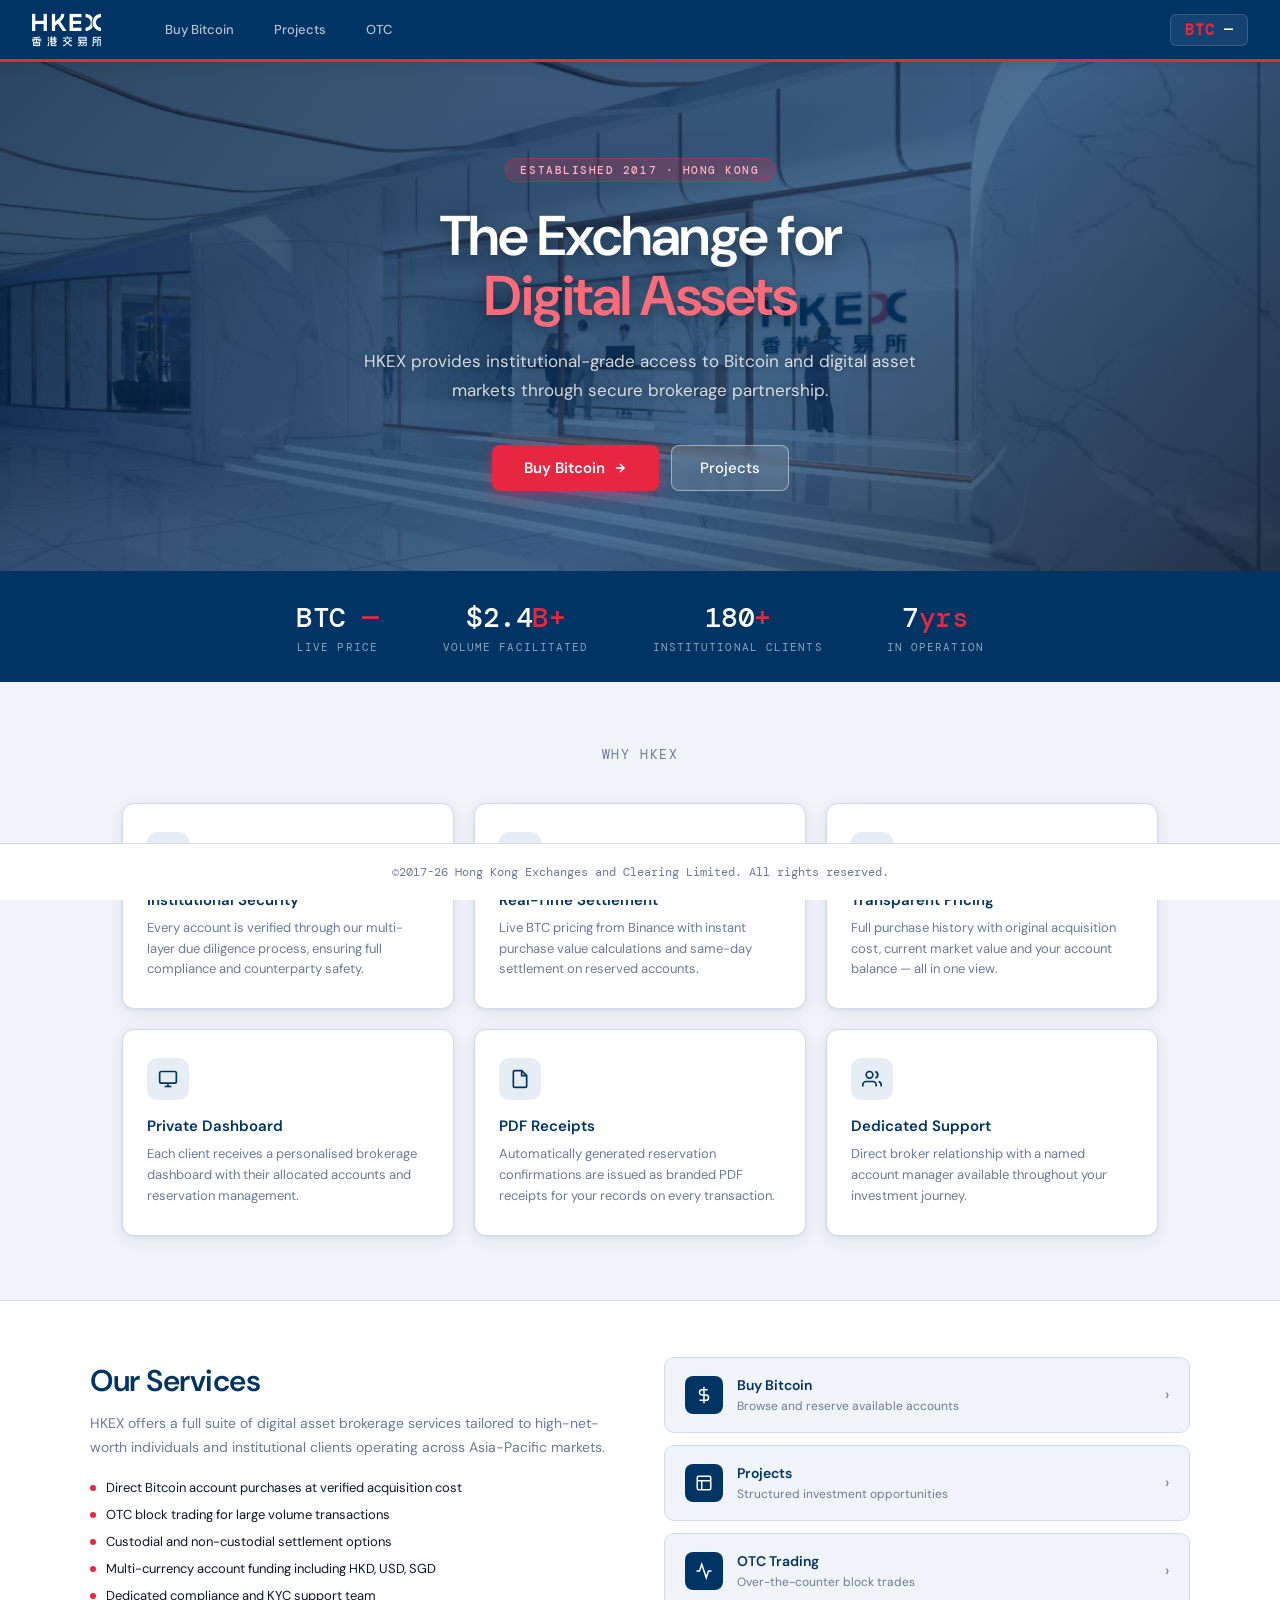
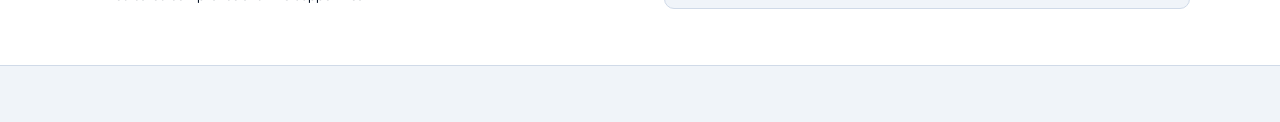
<file: index.html>
<!DOCTYPE html>
<html lang="en">
<head>
<meta charset="UTF-8">
<meta name="viewport" content="width=device-width, initial-scale=1.0">
<title>HKEX - Hong Kong Exchanges</title>
<link href="https://fonts.googleapis.com/css2?family=DM+Sans:wght@300;400;500;600&family=DM+Mono:wght@400;500&display=swap" rel="stylesheet">
<link rel="stylesheet" href="styles.css">
<style>
  .home-hero {
    position: relative;
    text-align: center;
    overflow: hidden;
    padding: 0;
    margin: 0;
  }

  .home-hero-bg {
    position: absolute;
    inset: 0;
    background: url('back.jpg') center center / cover no-repeat;
    z-index: 0;
  }

  .home-hero-overlay {
    position: absolute;
    inset: 0;
    background: linear-gradient(135deg, rgba(0,30,65,0.82) 0%, rgba(0,52,101,0.70) 60%, rgba(0,20,45,0.78) 100%);
    z-index: 1;
  }

  .home-hero-content {
    position: relative;
    z-index: 2;
    max-width: 1100px;
    margin: 0 auto;
    padding: 96px 32px 80px;
  }

  .home-hero-eyebrow {
    display: inline-block;
    font-family: 'DM Mono', monospace;
    font-size: 11px;
    font-weight: 500;
    letter-spacing: 0.14em;
    text-transform: uppercase;
    color: #ffb3be;
    background: rgba(231,39,66,0.22);
    border: 1px solid rgba(231,39,66,0.45);
    border-radius: 20px;
    padding: 4px 14px;
    margin-bottom: 24px;
  }

  .home-hero h1 {
    font-size: 56px;
    font-weight: 600;
    letter-spacing: -1.5px;
    line-height: 1.08;
    color: #ffffff;
    margin-bottom: 20px;
    text-shadow: 0 2px 16px rgba(0,0,0,0.35);
  }

  .home-hero h1 span { color: #ff6b7a; }

  .home-hero-sub {
    font-size: 17px;
    color: rgba(255,255,255,0.80);
    line-height: 1.7;
    max-width: 560px;
    margin: 0 auto 40px;
    text-shadow: 0 1px 6px rgba(0,0,0,0.3);
  }

  .home-hero-actions {
    display: flex;
    gap: 12px;
    justify-content: center;
    flex-wrap: wrap;
  }

  .btn-hero-primary {
    background: var(--red);
    color: #fff;
    padding: 13px 32px;
    font-size: 15px;
    font-weight: 600;
    border-radius: 8px;
    border: none;
    cursor: pointer;
    font-family: 'DM Sans', sans-serif;
    text-decoration: none;
    display: inline-flex;
    align-items: center;
    gap: 8px;
    transition: background 0.15s, transform 0.1s;
    box-shadow: 0 4px 18px rgba(231,39,66,0.4);
  }
  .btn-hero-primary:hover { background: var(--red-hover); transform: translateY(-1px); }

  .btn-hero-outline {
    background: rgba(255,255,255,0.12);
    color: #fff;
    padding: 12px 28px;
    font-size: 15px;
    font-weight: 500;
    border-radius: 8px;
    border: 1.5px solid rgba(255,255,255,0.45);
    cursor: pointer;
    font-family: 'DM Sans', sans-serif;
    text-decoration: none;
    display: inline-flex;
    align-items: center;
    gap: 8px;
    transition: all 0.15s;
    backdrop-filter: blur(4px);
  }
  .btn-hero-outline:hover { background: rgba(255,255,255,0.22); border-color: rgba(255,255,255,0.7); }

  /* Stats strip */
  .home-stats {
    background: var(--accent);
    padding: 28px 32px;
    display: flex;
    justify-content: center;
    gap: 64px;
    flex-wrap: wrap;
  }
  .home-stat { text-align: center; }
  .home-stat-value {
    font-family: 'DM Mono', monospace;
    font-size: 28px;
    font-weight: 500;
    color: #fff;
    letter-spacing: -0.5px;
  }
  .home-stat-value span { color: var(--red); }
  .home-stat-label {
    font-size: 11px;
    color: rgba(255,255,255,0.55);
    text-transform: uppercase;
    letter-spacing: 0.1em;
    margin-top: 4px;
    font-family: 'DM Mono', monospace;
  }

  /* Features */
  .home-features { max-width: 1100px; margin: 64px auto; padding: 0 32px; }
  .home-features-title {
    text-align: center;
    font-size: 13px;
    font-family: 'DM Mono', monospace;
    text-transform: uppercase;
    letter-spacing: 0.12em;
    color: var(--text-muted);
    margin-bottom: 40px;
  }
  .features-grid { display: grid; grid-template-columns: repeat(3,1fr); gap: 20px; }
  .feature-card {
    background: var(--surface);
    border: 1px solid var(--border);
    border-radius: 12px;
    padding: 28px 24px;
    box-shadow: var(--shadow);
    transition: box-shadow 0.2s, transform 0.15s;
  }
  .feature-card:hover { box-shadow: 0 4px 24px rgba(0,52,101,0.13); transform: translateY(-2px); }
  .feature-icon {
    width: 42px; height: 42px;
    background: var(--accent-light);
    border-radius: 10px;
    display: flex; align-items: center; justify-content: center;
    margin-bottom: 16px; color: var(--accent);
  }
  .feature-card h3 { font-size: 15px; font-weight: 600; color: var(--accent); margin-bottom: 8px; }
  .feature-card p  { font-size: 13px; color: var(--text-muted); line-height: 1.6; }

  /* Services */
  .home-services {
    background: var(--surface);
    border-top: 1px solid var(--border);
    border-bottom: 1px solid var(--border);
    padding: 56px 32px;
  }
  .home-services-inner {
    max-width: 1100px; margin: 0 auto;
    display: grid; grid-template-columns: 1fr 1fr;
    gap: 48px; align-items: center;
  }
  .home-services h2 { font-size: 30px; font-weight: 600; letter-spacing: -0.5px; color: var(--accent); margin-bottom: 12px; }
  .home-services p  { font-size: 14px; color: var(--text-muted); line-height: 1.7; margin-bottom: 20px; }
  .service-list { list-style: none; display: flex; flex-direction: column; gap: 10px; }
  .service-list li { display: flex; align-items: center; gap: 10px; font-size: 13px; color: var(--text); }
  .service-list li::before { content:''; width:6px; height:6px; border-radius:50%; background:var(--red); flex-shrink:0; }
  .service-panels { display: flex; flex-direction: column; gap: 12px; }
  .service-panel {
    background: var(--bg); border: 1px solid var(--border); border-radius: 10px;
    padding: 18px 20px; display: flex; align-items: center; gap: 14px;
    text-decoration: none; transition: border-color 0.15s, box-shadow 0.15s;
  }
  .service-panel:hover { border-color: var(--accent); box-shadow: 0 2px 12px rgba(0,52,101,0.1); }
  .service-panel-icon {
    width: 38px; height: 38px; background: var(--accent); border-radius: 8px;
    display: flex; align-items: center; justify-content: center; flex-shrink: 0; color: #fff;
  }
  .service-panel-text strong { display: block; font-size: 14px; font-weight: 600; color: var(--accent); margin-bottom: 2px; }
  .service-panel-text span   { font-size: 12px; color: var(--text-muted); }
  .service-panel-arrow { margin-left: auto; color: var(--text-muted); font-size: 16px; }

  @media (max-width: 768px) {
    .home-hero-content { padding: 64px 20px 52px; }
    .home-hero h1      { font-size: 34px; }
    .home-hero-sub     { font-size: 15px; }
    .home-stats        { gap: 32px; padding: 20px; }
    .home-stat-value   { font-size: 22px; }
    .features-grid     { grid-template-columns: 1fr; gap: 14px; }
    .home-services-inner { grid-template-columns: 1fr; gap: 32px; }
    .home-features     { padding: 0 16px; margin: 40px auto; }
    .home-services     { padding: 40px 16px; }
  }
</style>
</head>
<body>

<!-- SPLASH SCREEN -->
<div id="splash">
  <div id="splash-inner">
    <img id="splash-logo" src="logo.png" alt="HKEX">
  </div>
</div>

<!-- HEADER -->
<header>
  <div class="header-left">
    <div class="logo">
      <a href="index.html" style="display:flex;align-items:center;text-decoration:none;">
        <img src="logo.png" alt="HKEX" class="header-logo">
      </a>
    </div>
    <nav class="main-nav">
      <a href="btc.html" class="nav-link">Buy Bitcoin</a>
      <a href="projects.html" class="nav-link">Projects</a>
      <a href="staking.html" class="nav-link">OTC</a>
    </nav>
  </div>
  <div class="header-right">
    <div class="btc-ticker">
      <span class="btc-ticker-label">BTC</span>
      <span class="btc-ticker-price" id="btcPrice">—</span>
    </div>
  </div>
</header>

<!-- HERO with background image -->
<div class="home-hero">
  <div class="home-hero-bg"></div>
  <div class="home-hero-overlay"></div>
  <div class="home-hero-content">
    <div class="home-hero-eyebrow">Established 2017 · Hong Kong</div>
    <h1>The Exchange for<br><span>Digital Assets</span></h1>
    <p class="home-hero-sub">HKEX provides institutional-grade access to Bitcoin and digital asset markets through secure brokerage partnership.</p>
    <div class="home-hero-actions">
      <a href="btc.html" class="btn-hero-primary">
        Buy Bitcoin
        <svg width="14" height="14" viewBox="0 0 24 24" fill="none" stroke="currentColor" stroke-width="2.5"><path d="M5 12h14M12 5l7 7-7 7"/></svg>
      </a>
      <a href="projects.html" class="btn-hero-outline">Projects</a>
    </div>
  </div>
</div>

<!-- STATS STRIP -->
<div class="home-stats">
  <div class="home-stat">
    <div class="home-stat-value">BTC <span id="btcPriceHero">—</span></div>
    <div class="home-stat-label">Live Price</div>
  </div>
  <div class="home-stat">
    <div class="home-stat-value">$2.4<span>B+</span></div>
    <div class="home-stat-label">Volume Facilitated</div>
  </div>
  <div class="home-stat">
    <div class="home-stat-value">180<span>+</span></div>
    <div class="home-stat-label">Institutional Clients</div>
  </div>
  <div class="home-stat">
    <div class="home-stat-value">7<span>yrs</span></div>
    <div class="home-stat-label">In Operation</div>
  </div>
</div>

<!-- FEATURES -->
<div class="home-features">
  <div class="home-features-title">Why HKEX</div>
  <div class="features-grid">
    <div class="feature-card">
      <div class="feature-icon"><svg width="20" height="20" viewBox="0 0 24 24" fill="none" stroke="currentColor" stroke-width="2"><path d="M12 22s8-4 8-10V5l-8-3-8 3v7c0 6 8 10 8 10z"/></svg></div>
      <h3>Institutional Security</h3>
      <p>Every account is verified through our multi-layer due diligence process, ensuring full compliance and counterparty safety.</p>
    </div>
    <div class="feature-card">
      <div class="feature-icon"><svg width="20" height="20" viewBox="0 0 24 24" fill="none" stroke="currentColor" stroke-width="2"><circle cx="12" cy="12" r="10"/><polyline points="12 6 12 12 16 14"/></svg></div>
      <h3>Real-Time Settlement</h3>
      <p>Live BTC pricing from Binance with instant purchase value calculations and same-day settlement on reserved accounts.</p>
    </div>
    <div class="feature-card">
      <div class="feature-icon"><svg width="20" height="20" viewBox="0 0 24 24" fill="none" stroke="currentColor" stroke-width="2"><line x1="12" y1="1" x2="12" y2="23"/><path d="M17 5H9.5a3.5 3.5 0 0 0 0 7h5a3.5 3.5 0 0 1 0 7H6"/></svg></div>
      <h3>Transparent Pricing</h3>
      <p>Full purchase history with original acquisition cost, current market value and your account balance — all in one view.</p>
    </div>
    <div class="feature-card">
      <div class="feature-icon"><svg width="20" height="20" viewBox="0 0 24 24" fill="none" stroke="currentColor" stroke-width="2"><rect x="2" y="3" width="20" height="14" rx="2"/><line x1="8" y1="21" x2="16" y2="21"/><line x1="12" y1="17" x2="12" y2="21"/></svg></div>
      <h3>Private Dashboard</h3>
      <p>Each client receives a personalised brokerage dashboard with their allocated accounts and reservation management.</p>
    </div>
    <div class="feature-card">
      <div class="feature-icon"><svg width="20" height="20" viewBox="0 0 24 24" fill="none" stroke="currentColor" stroke-width="2"><path d="M14 2H6a2 2 0 0 0-2 2v16a2 2 0 0 0 2 2h12a2 2 0 0 0 2-2V8z"/><polyline points="14 2 14 8 20 8"/></svg></div>
      <h3>PDF Receipts</h3>
      <p>Automatically generated reservation confirmations are issued as branded PDF receipts for your records on every transaction.</p>
    </div>
    <div class="feature-card">
      <div class="feature-icon"><svg width="20" height="20" viewBox="0 0 24 24" fill="none" stroke="currentColor" stroke-width="2"><path d="M17 21v-2a4 4 0 0 0-4-4H5a4 4 0 0 0-4 4v2"/><circle cx="9" cy="7" r="4"/><path d="M23 21v-2a4 4 0 0 0-3-3.87"/><path d="M16 3.13a4 4 0 0 1 0 7.75"/></svg></div>
      <h3>Dedicated Support</h3>
      <p>Direct broker relationship with a named account manager available throughout your investment journey.</p>
    </div>
  </div>
</div>

<!-- SERVICES -->
<div class="home-services">
  <div class="home-services-inner">
    <div>
      <h2>Our Services</h2>
      <p>HKEX offers a full suite of digital asset brokerage services tailored to high-net-worth individuals and institutional clients operating across Asia-Pacific markets.</p>
      <ul class="service-list">
        <li>Direct Bitcoin account purchases at verified acquisition cost</li>
        <li>OTC block trading for large volume transactions</li>
        <li>Custodial and non-custodial settlement options</li>
        <li>Multi-currency account funding including HKD, USD, SGD</li>
        <li>Dedicated compliance and KYC support team</li>
      </ul>
    </div>
    <div class="service-panels">
      <a href="btc.html" class="service-panel">
        <div class="service-panel-icon"><svg width="18" height="18" viewBox="0 0 24 24" fill="none" stroke="currentColor" stroke-width="2"><line x1="12" y1="1" x2="12" y2="23"/><path d="M17 5H9.5a3.5 3.5 0 0 0 0 7h5a3.5 3.5 0 0 1 0 7H6"/></svg></div>
        <div class="service-panel-text"><strong>Buy Bitcoin</strong><span>Browse and reserve available accounts</span></div>
        <span class="service-panel-arrow">›</span>
      </a>
      <a href="projects.html" class="service-panel">
        <div class="service-panel-icon"><svg width="18" height="18" viewBox="0 0 24 24" fill="none" stroke="currentColor" stroke-width="2"><rect x="3" y="3" width="18" height="18" rx="2"/><path d="M3 9h18M9 21V9"/></svg></div>
        <div class="service-panel-text"><strong>Projects</strong><span>Structured investment opportunities</span></div>
        <span class="service-panel-arrow">›</span>
      </a>
      <a href="staking.html" class="service-panel">
        <div class="service-panel-icon"><svg width="18" height="18" viewBox="0 0 24 24" fill="none" stroke="currentColor" stroke-width="2"><polyline points="22 12 18 12 15 21 9 3 6 12 2 12"/></svg></div>
        <div class="service-panel-text"><strong>OTC Trading</strong><span>Over-the-counter block trades</span></div>
        <span class="service-panel-arrow">›</span>
      </a>
    </div>
  </div>
</div>

<footer class="site-footer">
  <span id="footerCopyright">©2017-26 Hong Kong Exchanges and Clearing Limited. All rights reserved.</span>
</footer>

<script>
async function fetchBtcPrice() {
  try {
    const res   = await fetch('https://api.binance.com/api/v3/ticker/price?symbol=BTCUSDT');
    const json  = await res.json();
    const price = parseFloat(json?.price);
    if (price) {
      const fmt = '$' + price.toLocaleString('en-US', { minimumFractionDigits:2, maximumFractionDigits:2 });
      const t = document.getElementById('btcPrice');
      const h = document.getElementById('btcPriceHero');
      if (t) t.textContent = fmt;
      if (h) h.textContent = fmt;
    }
  } catch(e) {}
}
fetchBtcPrice();
setInterval(fetchBtcPrice, 5000);
(function() {
  const el = document.getElementById('footerCopyright');
  if (el) el.textContent = '\u00A92017-' + new Date().getFullYear().toString().slice(2) + ' Hong Kong Exchanges and Clearing Limited. All rights reserved.';
})();
</script>
</body>
</html>
</file>
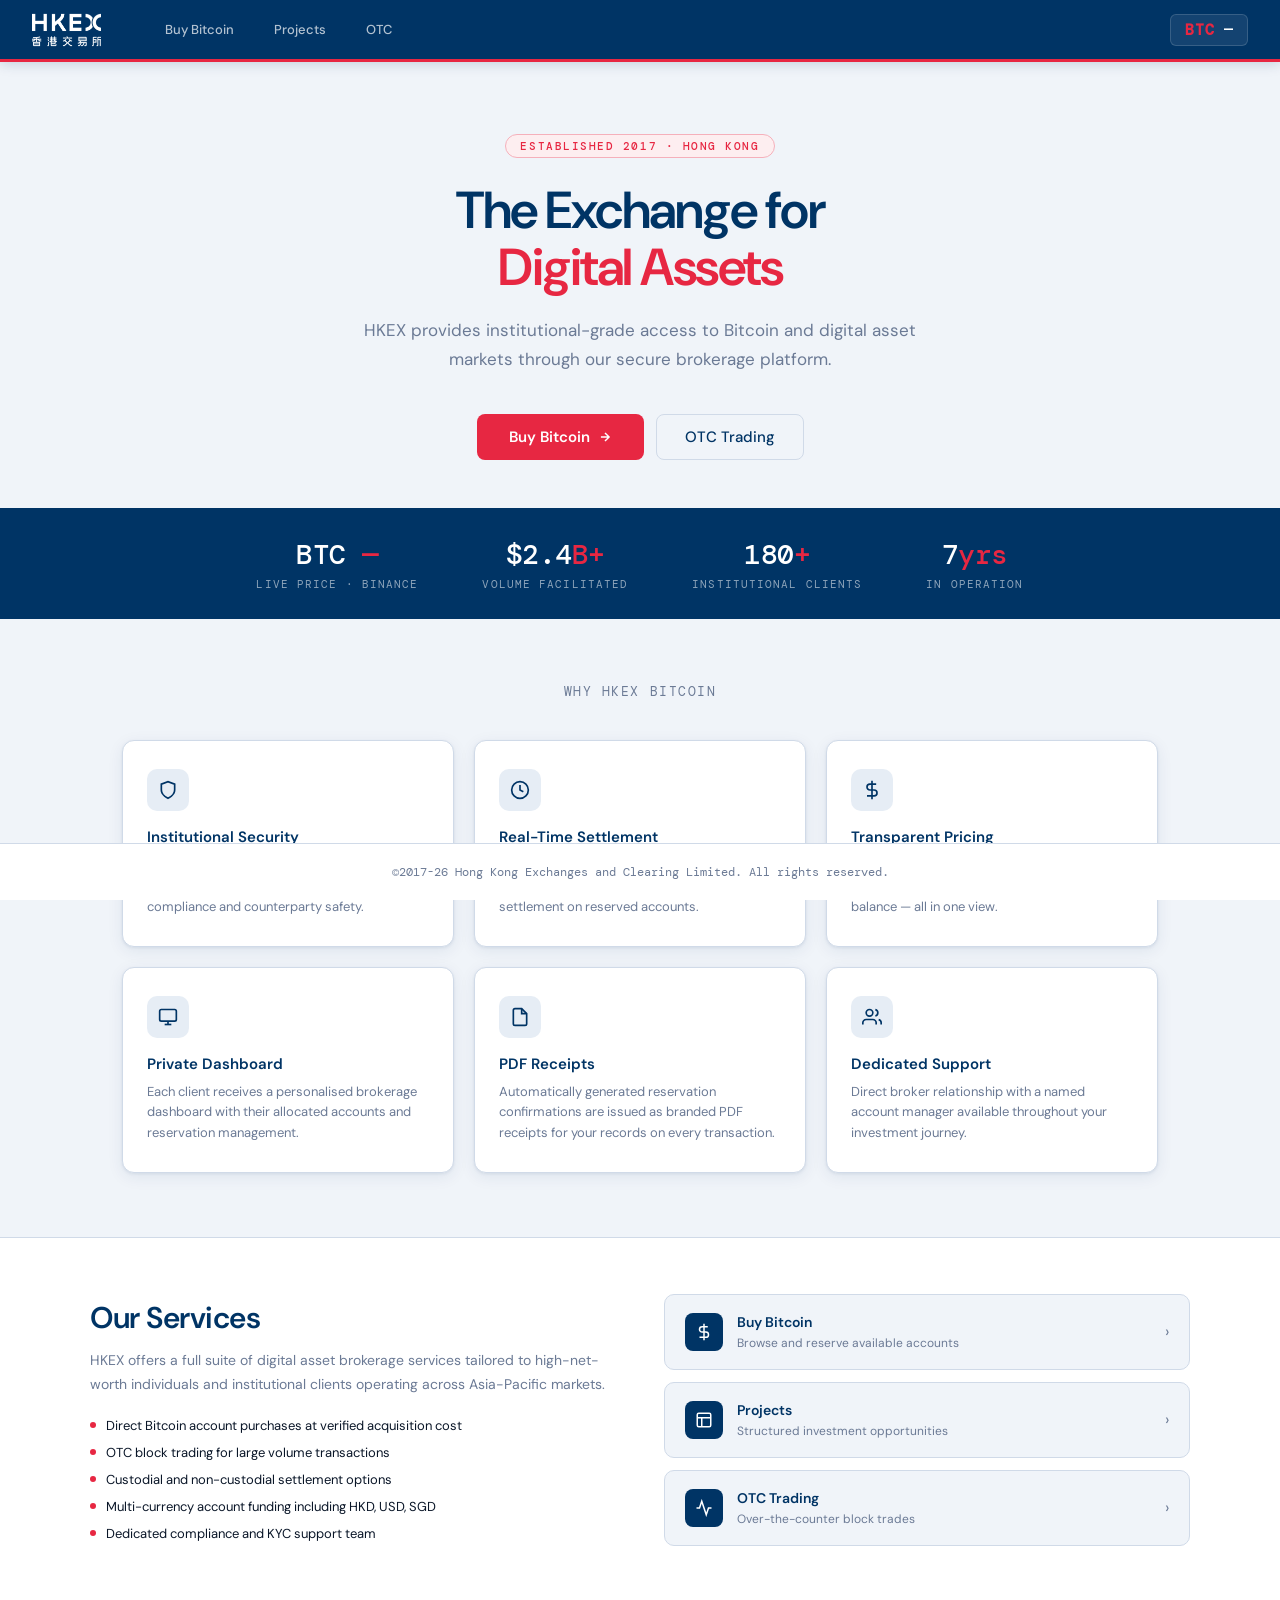
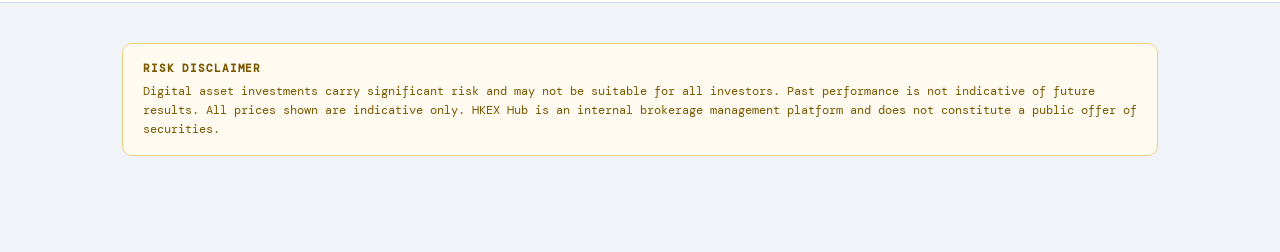
<file: home.html>
<!DOCTYPE html>
<html lang="en">
<head>
<meta charset="UTF-8">
<meta name="viewport" content="width=device-width, initial-scale=1.0">
<title>HKEX - Hong Kong Exchanges</title>
<link href="https://fonts.googleapis.com/css2?family=DM+Sans:wght@300;400;500;600&family=DM+Mono:wght@400;500&display=swap" rel="stylesheet">
<link rel="stylesheet" href="styles.css">
<style>
  /* ── HOME PAGE SPECIFIC ──────────────────────────────────────────────────── */
  .home-hero {
    max-width: 1100px;
    margin: 0 auto;
    padding: 72px 32px 48px;
    text-align: center;
  }

  .home-hero-eyebrow {
    display: inline-block;
    font-family: 'DM Mono', monospace;
    font-size: 11px;
    font-weight: 500;
    letter-spacing: 0.14em;
    text-transform: uppercase;
    color: var(--red);
    background: var(--danger-light);
    border: 1px solid #f5b0bb;
    border-radius: 20px;
    padding: 4px 14px;
    margin-bottom: 24px;
  }

  .home-hero h1 {
    font-size: 52px;
    font-weight: 600;
    letter-spacing: -1.5px;
    line-height: 1.1;
    color: var(--accent);
    margin-bottom: 20px;
  }

  .home-hero h1 span {
    color: var(--red);
  }

  .home-hero-sub {
    font-size: 17px;
    color: var(--text-muted);
    line-height: 1.7;
    max-width: 560px;
    margin: 0 auto 40px;
  }

  .home-hero-actions {
    display: flex;
    gap: 12px;
    justify-content: center;
    flex-wrap: wrap;
  }

  .btn-hero-primary {
    background: var(--red);
    color: #fff;
    padding: 13px 32px;
    font-size: 15px;
    font-weight: 600;
    border-radius: 8px;
    border: none;
    cursor: pointer;
    font-family: 'DM Sans', sans-serif;
    text-decoration: none;
    display: inline-flex;
    align-items: center;
    gap: 8px;
    transition: background 0.15s, transform 0.1s;
  }
  .btn-hero-primary:hover { background: var(--red-hover); transform: translateY(-1px); }

  .btn-hero-outline {
    background: transparent;
    color: var(--accent);
    padding: 12px 28px;
    font-size: 15px;
    font-weight: 500;
    border-radius: 8px;
    border: 1.5px solid var(--border);
    cursor: pointer;
    font-family: 'DM Sans', sans-serif;
    text-decoration: none;
    display: inline-flex;
    align-items: center;
    gap: 8px;
    transition: all 0.15s;
  }
  .btn-hero-outline:hover { border-color: var(--accent); background: var(--accent-light); }

  /* Stats strip */
  .home-stats {
    background: var(--accent);
    padding: 28px 32px;
    display: flex;
    justify-content: center;
    gap: 64px;
    flex-wrap: wrap;
  }

  .home-stat {
    text-align: center;
    color: #fff;
  }

  .home-stat-value {
    font-family: 'DM Mono', monospace;
    font-size: 28px;
    font-weight: 500;
    color: #fff;
    letter-spacing: -0.5px;
  }

  .home-stat-value span {
    color: var(--red);
  }

  .home-stat-label {
    font-size: 11px;
    color: rgba(255,255,255,0.55);
    text-transform: uppercase;
    letter-spacing: 0.1em;
    margin-top: 4px;
    font-family: 'DM Mono', monospace;
  }

  /* Features grid */
  .home-features {
    max-width: 1100px;
    margin: 64px auto;
    padding: 0 32px;
  }

  .home-features-title {
    text-align: center;
    font-size: 13px;
    font-family: 'DM Mono', monospace;
    text-transform: uppercase;
    letter-spacing: 0.12em;
    color: var(--text-muted);
    margin-bottom: 40px;
  }

  .features-grid {
    display: grid;
    grid-template-columns: repeat(3, 1fr);
    gap: 20px;
  }

  .feature-card {
    background: var(--surface);
    border: 1px solid var(--border);
    border-radius: 12px;
    padding: 28px 24px;
    box-shadow: var(--shadow);
    transition: box-shadow 0.2s, transform 0.15s;
  }

  .feature-card:hover {
    box-shadow: 0 4px 24px rgba(0,52,101,0.13);
    transform: translateY(-2px);
  }

  .feature-icon {
    width: 42px;
    height: 42px;
    background: var(--accent-light);
    border-radius: 10px;
    display: flex;
    align-items: center;
    justify-content: center;
    margin-bottom: 16px;
    color: var(--accent);
  }

  .feature-card h3 {
    font-size: 15px;
    font-weight: 600;
    color: var(--accent);
    margin-bottom: 8px;
  }

  .feature-card p {
    font-size: 13px;
    color: var(--text-muted);
    line-height: 1.6;
  }

  /* Services row */
  .home-services {
    background: var(--surface);
    border-top: 1px solid var(--border);
    border-bottom: 1px solid var(--border);
    padding: 56px 32px;
  }

  .home-services-inner {
    max-width: 1100px;
    margin: 0 auto;
    display: grid;
    grid-template-columns: 1fr 1fr;
    gap: 48px;
    align-items: center;
  }

  .home-services h2 {
    font-size: 30px;
    font-weight: 600;
    letter-spacing: -0.5px;
    color: var(--accent);
    margin-bottom: 12px;
  }

  .home-services p {
    font-size: 14px;
    color: var(--text-muted);
    line-height: 1.7;
    margin-bottom: 20px;
  }

  .service-list {
    list-style: none;
    display: flex;
    flex-direction: column;
    gap: 10px;
  }

  .service-list li {
    display: flex;
    align-items: center;
    gap: 10px;
    font-size: 13px;
    color: var(--text);
  }

  .service-list li::before {
    content: '';
    width: 6px;
    height: 6px;
    border-radius: 50%;
    background: var(--red);
    flex-shrink: 0;
  }

  .service-panels {
    display: flex;
    flex-direction: column;
    gap: 12px;
  }

  .service-panel {
    background: var(--bg);
    border: 1px solid var(--border);
    border-radius: 10px;
    padding: 18px 20px;
    display: flex;
    align-items: center;
    gap: 14px;
    text-decoration: none;
    transition: border-color 0.15s, box-shadow 0.15s;
  }

  .service-panel:hover {
    border-color: var(--accent);
    box-shadow: 0 2px 12px rgba(0,52,101,0.1);
  }

  .service-panel-icon {
    width: 38px;
    height: 38px;
    background: var(--accent);
    border-radius: 8px;
    display: flex;
    align-items: center;
    justify-content: center;
    flex-shrink: 0;
    color: #fff;
  }

  .service-panel-text strong {
    display: block;
    font-size: 14px;
    font-weight: 600;
    color: var(--accent);
    margin-bottom: 2px;
  }

  .service-panel-text span {
    font-size: 12px;
    color: var(--text-muted);
  }

  .service-panel-arrow {
    margin-left: auto;
    color: var(--text-muted);
    font-size: 16px;
  }

  /* Disclaimer */
  .home-disclaimer {
    max-width: 1100px;
    margin: 0 auto 40px;
    padding: 0 32px;
  }

  .disclaimer-box {
    background: #fffbf0;
    border: 1px solid #f0d080;
    border-radius: 10px;
    padding: 16px 20px;
    font-size: 12px;
    color: #7a5800;
    line-height: 1.6;
    font-family: 'DM Mono', monospace;
  }

  .disclaimer-box strong {
    display: block;
    margin-bottom: 4px;
    font-size: 11px;
    text-transform: uppercase;
    letter-spacing: 0.08em;
  }

  /* ── RESPONSIVE ──────────────────────────────────────────────────────────── */
  @media (max-width: 768px) {
    .home-hero { padding: 48px 20px 36px; }
    .home-hero h1 { font-size: 32px; }
    .home-hero-sub { font-size: 15px; }
    .home-stats { gap: 32px; padding: 20px; }
    .home-stat-value { font-size: 22px; }
    .features-grid { grid-template-columns: 1fr; gap: 14px; }
    .home-services-inner { grid-template-columns: 1fr; gap: 32px; }
    .home-features { padding: 0 16px; margin: 40px auto; }
    .home-services { padding: 40px 16px; }
    .home-disclaimer { padding: 0 16px; }
  }
</style>
</head>
<body>

<!-- SPLASH SCREEN -->
<div id="splash">
  <div id="splash-inner">
    <img id="splash-logo" src="logo.png" alt="HKEX">
  </div>
</div>

<!-- HEADER -->
<header>
  <div class="header-left">
    <div class="logo">
      <a href="home.html" style="display:flex;align-items:center;text-decoration:none;">
        <img src="logo.png" alt="HKEX" class="header-logo">
      </a>
    </div>
    <nav class="main-nav">
      <a href="index.html" class="nav-link">Buy Bitcoin</a>
      <a href="projects.html" class="nav-link">Projects</a>
      <a href="staking.html" class="nav-link">OTC</a>
    </nav>
  </div>
  <div class="header-right">
    <div class="btc-ticker" id="btcTicker">
      <span class="btc-ticker-label">BTC</span>
      <span class="btc-ticker-price" id="btcPrice">—</span>
    </div>
  </div>
</header>

<!-- HERO -->
<div class="home-hero">
  <div class="home-hero-eyebrow">Established 2017 · Hong Kong</div>
  <h1>The Exchange for<br><span>Digital Assets</span></h1>
  <p class="home-hero-sub">HKEX provides institutional-grade access to Bitcoin and digital asset markets through our secure brokerage platform.</p>
  <div class="home-hero-actions">
    <a href="index.html" class="btn-hero-primary">
      Buy Bitcoin
      <svg width="14" height="14" viewBox="0 0 24 24" fill="none" stroke="currentColor" stroke-width="2.5"><path d="M5 12h14M12 5l7 7-7 7"/></svg>
    </a>
    <a href="staking.html" class="btn-hero-outline">OTC Trading</a>
  </div>
</div>

<!-- STATS STRIP -->
<div class="home-stats">
  <div class="home-stat">
    <div class="home-stat-value">BTC <span id="btcPriceHero">—</span></div>
    <div class="home-stat-label">Live Price · Binance</div>
  </div>
  <div class="home-stat">
    <div class="home-stat-value">$2.4<span>B+</span></div>
    <div class="home-stat-label">Volume Facilitated</div>
  </div>
  <div class="home-stat">
    <div class="home-stat-value">180<span>+</span></div>
    <div class="home-stat-label">Institutional Clients</div>
  </div>
  <div class="home-stat">
    <div class="home-stat-value">7<span>yrs</span></div>
    <div class="home-stat-label">In Operation</div>
  </div>
</div>

<!-- FEATURES -->
<div class="home-features">
  <div class="home-features-title">Why HKEX Bitcoin</div>
  <div class="features-grid">
    <div class="feature-card">
      <div class="feature-icon">
        <svg width="20" height="20" viewBox="0 0 24 24" fill="none" stroke="currentColor" stroke-width="2"><path d="M12 22s8-4 8-10V5l-8-3-8 3v7c0 6 8 10 8 10z"/></svg>
      </div>
      <h3>Institutional Security</h3>
      <p>Every account is verified through our multi-layer due diligence process, ensuring full compliance and counterparty safety.</p>
    </div>
    <div class="feature-card">
      <div class="feature-icon">
        <svg width="20" height="20" viewBox="0 0 24 24" fill="none" stroke="currentColor" stroke-width="2"><circle cx="12" cy="12" r="10"/><polyline points="12 6 12 12 16 14"/></svg>
      </div>
      <h3>Real-Time Settlement</h3>
      <p>Live BTC pricing from Binance with instant purchase value calculations and same-day settlement on reserved accounts.</p>
    </div>
    <div class="feature-card">
      <div class="feature-icon">
        <svg width="20" height="20" viewBox="0 0 24 24" fill="none" stroke="currentColor" stroke-width="2"><line x1="12" y1="1" x2="12" y2="23"/><path d="M17 5H9.5a3.5 3.5 0 0 0 0 7h5a3.5 3.5 0 0 1 0 7H6"/></svg>
      </div>
      <h3>Transparent Pricing</h3>
      <p>Full purchase history with original acquisition cost, current market value and your account balance — all in one view.</p>
    </div>
    <div class="feature-card">
      <div class="feature-icon">
        <svg width="20" height="20" viewBox="0 0 24 24" fill="none" stroke="currentColor" stroke-width="2"><rect x="2" y="3" width="20" height="14" rx="2"/><line x1="8" y1="21" x2="16" y2="21"/><line x1="12" y1="17" x2="12" y2="21"/></svg>
      </div>
      <h3>Private Dashboard</h3>
      <p>Each client receives a personalised brokerage dashboard with their allocated accounts and reservation management.</p>
    </div>
    <div class="feature-card">
      <div class="feature-icon">
        <svg width="20" height="20" viewBox="0 0 24 24" fill="none" stroke="currentColor" stroke-width="2"><path d="M14 2H6a2 2 0 0 0-2 2v16a2 2 0 0 0 2 2h12a2 2 0 0 0 2-2V8z"/><polyline points="14 2 14 8 20 8"/></svg>
      </div>
      <h3>PDF Receipts</h3>
      <p>Automatically generated reservation confirmations are issued as branded PDF receipts for your records on every transaction.</p>
    </div>
    <div class="feature-card">
      <div class="feature-icon">
        <svg width="20" height="20" viewBox="0 0 24 24" fill="none" stroke="currentColor" stroke-width="2"><path d="M17 21v-2a4 4 0 0 0-4-4H5a4 4 0 0 0-4 4v2"/><circle cx="9" cy="7" r="4"/><path d="M23 21v-2a4 4 0 0 0-3-3.87"/><path d="M16 3.13a4 4 0 0 1 0 7.75"/></svg>
      </div>
      <h3>Dedicated Support</h3>
      <p>Direct broker relationship with a named account manager available throughout your investment journey.</p>
    </div>
  </div>
</div>

<!-- SERVICES -->
<div class="home-services">
  <div class="home-services-inner">
    <div>
      <h2>Our Services</h2>
      <p>HKEX offers a full suite of digital asset brokerage services tailored to high-net-worth individuals and institutional clients operating across Asia-Pacific markets.</p>
      <ul class="service-list">
        <li>Direct Bitcoin account purchases at verified acquisition cost</li>
        <li>OTC block trading for large volume transactions</li>
        <li>Custodial and non-custodial settlement options</li>
        <li>Multi-currency account funding including HKD, USD, SGD</li>
        <li>Dedicated compliance and KYC support team</li>
      </ul>
    </div>
    <div class="service-panels">
      <a href="index.html" class="service-panel">
        <div class="service-panel-icon">
          <svg width="18" height="18" viewBox="0 0 24 24" fill="none" stroke="currentColor" stroke-width="2"><line x1="12" y1="1" x2="12" y2="23"/><path d="M17 5H9.5a3.5 3.5 0 0 0 0 7h5a3.5 3.5 0 0 1 0 7H6"/></svg>
        </div>
        <div class="service-panel-text">
          <strong>Buy Bitcoin</strong>
          <span>Browse and reserve available accounts</span>
        </div>
        <span class="service-panel-arrow">›</span>
      </a>
      <a href="projects.html" class="service-panel">
        <div class="service-panel-icon">
          <svg width="18" height="18" viewBox="0 0 24 24" fill="none" stroke="currentColor" stroke-width="2"><rect x="3" y="3" width="18" height="18" rx="2"/><path d="M3 9h18M9 21V9"/></svg>
        </div>
        <div class="service-panel-text">
          <strong>Projects</strong>
          <span>Structured investment opportunities</span>
        </div>
        <span class="service-panel-arrow">›</span>
      </a>
      <a href="staking.html" class="service-panel">
        <div class="service-panel-icon">
          <svg width="18" height="18" viewBox="0 0 24 24" fill="none" stroke="currentColor" stroke-width="2"><polyline points="22 12 18 12 15 21 9 3 6 12 2 12"/></svg>
        </div>
        <div class="service-panel-text">
          <strong>OTC Trading</strong>
          <span>Over-the-counter block trades</span>
        </div>
        <span class="service-panel-arrow">›</span>
      </a>
    </div>
  </div>
</div>

<!-- DISCLAIMER -->
<div class="home-disclaimer" style="margin-top:40px;">
  <div class="disclaimer-box">
    <strong>Risk Disclaimer</strong>
    Digital asset investments carry significant risk and may not be suitable for all investors. Past performance is not indicative of future results. All prices shown are indicative only. HKEX Hub is an internal brokerage management platform and does not constitute a public offer of securities.
  </div>
</div>

<footer class="site-footer">
  <span id="footerCopyright">©2017-26 Hong Kong Exchanges and Clearing Limited. All rights reserved.</span>
</footer>

<script>
async function fetchBtcPrice() {
  try {
    const res   = await fetch('https://api.binance.com/api/v3/ticker/price?symbol=BTCUSDT');
    const json  = await res.json();
    const price = parseFloat(json?.price);
    if (price) {
      const fmt = '$' + price.toLocaleString('en-US', { minimumFractionDigits: 2, maximumFractionDigits: 2 });
      const ticker = document.getElementById('btcPrice');
      const hero   = document.getElementById('btcPriceHero');
      if (ticker) ticker.textContent = fmt;
      if (hero)   hero.textContent   = fmt;
    }
  } catch(e) { /* silently fail */ }
}

fetchBtcPrice();
setInterval(fetchBtcPrice, 5000);

(function updateCopyright() {
  const el = document.getElementById('footerCopyright');
  if (el) {
    const yr = new Date().getFullYear().toString().slice(2);
    el.textContent = '©2017-' + yr + ' Hong Kong Exchanges and Clearing Limited. All rights reserved.';
  }
})();
</script>
</body>
</html>
</file>
<file: styles.css>
:root {
    --bg: #f0f4f9;
    --surface: #ffffff;
    --border: #d0dae8;
    --text: #0a1628;
    --text-muted: #6b7a95;
    --accent: #003465;
    --accent-light: #e6edf5;
    --accent-hover: #002450;
    --red: #e72742;
    --red-light: #fdeef0;
    --red-hover: #c41e35;
    --danger: #e72742;
    --danger-light: #fdeef0;
    --cell-bg: #f7f9fc;
    --header-bg: #003465;
    --header-text: #ffffff;
    --shadow: 0 1px 3px rgba(0,52,101,0.08), 0 4px 16px rgba(0,52,101,0.08);
  }

  * { box-sizing: border-box; margin: 0; padding: 0; }

  body {
    font-family: 'DM Sans', sans-serif;
    background: var(--bg);
    color: var(--text);
    min-height: 100vh;
    font-size: 14px;
    padding-bottom: 56px;
  }

  /* HEADER */
  header {
    background: var(--header-bg);
    color: var(--header-text);
    display: flex;
    align-items: center;
    justify-content: space-between;
    padding: 0 32px;
    height: 62px;
    position: sticky;
    top: 0;
    z-index: 100;
    border-bottom: 3px solid var(--red);
    box-shadow: 0 2px 12px rgba(0,52,101,0.18);
  }

  .logo {
    font-family: 'DM Mono', monospace;
    font-size: 16px;
    font-weight: 500;
    letter-spacing: 0.05em;
    color: var(--header-text);
    display: flex;
    align-items: center;
    gap: 8px;
  }

  .header-logo {
    height: 38px;
    width: auto;
    display: block;
    mix-blend-mode: screen;
  }

  .header-right {
    display: flex;
    align-items: center;
    gap: 16px;
  }

  /* NAVIGATION */
  .main-nav {
    display: flex;
    align-items: center;
    gap: 8px;
    margin-left: 24px;
  }

  .nav-link {
    padding: 8px 16px;
    border-radius: 6px;
    font-size: 13px;
    font-weight: 500;
    color: rgba(255,255,255,0.7);
    text-decoration: none;
    transition: all 0.15s;
    font-family: 'DM Sans', sans-serif;
    white-space: nowrap;
  }

  .nav-link:hover {
    color: #fff;
    background: rgba(255,255,255,0.08);
  }

  .nav-link.active {
    color: #fff;
    background: rgba(255,255,255,0.12);
    border-bottom: 2px solid var(--red);
  }

  .user-badge {
    font-size: 12px;
    color: rgba(255,255,255,0.6);
    font-family: 'DM Mono', monospace;
  }

  .btn {
    padding: 7px 16px;
    border-radius: 6px;
    font-family: 'DM Sans', sans-serif;
    font-size: 13px;
    font-weight: 500;
    cursor: pointer;
    border: none;
    transition: all 0.15s;
    display: inline-flex;
    align-items: center;
    gap: 6px;
  }

  .btn-primary {
    background: var(--red);
    color: #fff;
  }
  .btn-primary:hover { background: var(--red-hover); }

  .btn-outline {
    background: transparent;
    border: 1px solid var(--border);
    color: var(--text);
  }
  .btn-outline:hover { background: var(--accent-light); border-color: var(--accent); color: var(--accent); }

  .btn-ghost {
    background: transparent;
    border: 1px solid rgba(255,255,255,0.25);
    color: rgba(255,255,255,0.85);
    font-size: 13px;
  }
  .btn-ghost:hover { border-color: rgba(255,255,255,0.6); color: #fff; background: rgba(255,255,255,0.08); }

  .btn-danger {
    background: var(--danger-light);
    color: var(--danger);
    border: 1px solid #f5c0c8;
  }
  .btn-danger:hover { background: #fbd5da; }

  .btn-sm { padding: 4px 10px; font-size: 12px; }

  /* PAGES */
  .page { display: none; }
  .page.active { display: block; }

  /* MAIN PAGE */
  .main-content {
    max-width: 680px;
    margin: 80px auto;
    padding: 0 24px;
    text-align: center;
  }

  .main-hero {
    background: var(--surface);
    border: 1px solid var(--border);
    border-radius: 16px;
    padding: 64px 48px;
    box-shadow: var(--shadow);
    border-top: 4px solid var(--red);
  }

  .main-hero h1 {
    font-size: 32px;
    font-weight: 600;
    margin-bottom: 12px;
    letter-spacing: -0.5px;
    color: var(--accent);
  }

  .main-hero p {
    color: var(--text-muted);
    font-size: 15px;
    line-height: 1.6;
    margin-bottom: 40px;
    max-width: 360px;
    margin-left: auto;
    margin-right: auto;
  }

  /* LOGIN FORM */
  .login-form {
    display: flex;
    flex-direction: column;
    gap: 12px;
    max-width: 320px;
    margin: 0 auto;
  }

  .input-group {
    display: flex;
    flex-direction: column;
    gap: 5px;
    text-align: left;
  }

  .input-group label {
    font-size: 12px;
    font-weight: 500;
    color: var(--accent);
    text-transform: uppercase;
    letter-spacing: 0.06em;
  }

  .input-group input {
    padding: 10px 14px;
    border: 1px solid var(--border);
    border-radius: 8px;
    font-family: 'DM Sans', sans-serif;
    font-size: 14px;
    background: var(--cell-bg);
    color: var(--text);
    transition: border-color 0.15s;
    outline: none;
  }

  .input-group input:focus {
    border-color: var(--accent);
    background: #fff;
    box-shadow: 0 0 0 3px rgba(0,52,101,0.08);
  }

  .login-error {
    color: var(--danger);
    font-size: 12px;
    text-align: center;
    display: none;
  }

  /* USER PAGE */
  .page-wrapper {
    max-width: 1200px;
    margin: 0 auto;
    padding: 32px 24px;
  }

  .page-header {
    display: flex;
    align-items: center;
    justify-content: space-between;
    margin-bottom: 24px;
  }

  .page-title {
    font-size: 22px;
    font-weight: 600;
    letter-spacing: -0.3px;
    color: var(--accent);
  }

  .page-subtitle {
    font-size: 13px;
    color: var(--text-muted);
    margin-top: 2px;
  }

  /* TABLE */
  .table-container {
    background: var(--surface);
    border: 1px solid var(--border);
    border-radius: 12px;
    overflow: hidden;
    box-shadow: var(--shadow);
  }

  .data-table {
    width: 100%;
    border-collapse: collapse;
    font-size: 13px;
  }

  .data-table th {
    background: var(--accent);
    color: rgba(255,255,255,0.9);
    padding: 11px 14px;
    text-align: center;
    font-family: 'DM Sans', sans-serif;
    font-size: 12px;
    font-weight: 700;
    letter-spacing: 0.04em;
    border-right: 1px solid rgba(255,255,255,0.1);
    white-space: nowrap;
    text-transform: uppercase;
  }

  .data-table th.sortable {
    cursor: pointer;
    user-select: none;
  }
  .data-table th.sortable:hover { background: #004a8f; }
  .sort-icon { margin-left: 5px; opacity: 0.5; font-size: 10px; }
  .sort-icon.active { opacity: 1; }
  .data-table th:last-child { border-right: none; }

  .data-table td {
    padding: 0;
    border-right: 1px solid var(--border);
    border-bottom: 1px solid var(--border);
  }

  .data-table td:last-child { border-right: none; }
  .data-table tr:last-child td { border-bottom: none; }
  .data-table tr:hover td { background: #f0f5fb; }

  .cell-input {
    width: 100%;
    padding: 9px 14px;
    border: none;
    background: transparent;
    font-family: 'DM Sans', sans-serif;
    font-size: 13px;
    color: var(--text);
    outline: none;
    transition: background 0.1s;
  }

  .cell-input:focus {
    background: #eef4fb;
    box-shadow: inset 0 0 0 2px var(--accent);
  }

  .cell-input[readonly] {
    color: var(--text);
    cursor: default;
    pointer-events: none;
  }

  .cell-select {
    appearance: none;
    -webkit-appearance: none;
    cursor: pointer;
    background-image: url("data:image/svg+xml,%3Csvg xmlns='http://www.w3.org/2000/svg' width='10' height='6' viewBox='0 0 10 6'%3E%3Cpath d='M1 1l4 4 4-4' stroke='%23003465' stroke-width='1.5' fill='none' stroke-linecap='round'/%3E%3C/svg%3E");
    background-repeat: no-repeat;
    background-position: right 10px center;
    padding-right: 28px !important;
  }

  .status-select {
    width: 115px;
    padding: 5px 28px 5px 10px !important;
    border-radius: 20px;
    border: 1.5px solid var(--border);
    font-size: 12px;
    font-weight: 600;
    font-family: 'DM Sans', sans-serif;
    background-color: transparent;
    outline: none;
    transition: border-color 0.15s;
  }

  .status-select:focus { border-color: var(--accent); }

  .status-pill {
    display: inline-block;
    padding: 4px 14px;
    border-radius: 20px;
    font-size: 12px;
    font-weight: 600;
    min-width: 90px;
    text-align: center;
    letter-spacing: 0.02em;
  }

  .status-active    { background: #e6f9e6; color: #1a6b1a; border: 1.5px solid #b6ddb6; }
  .status-suspended { background: #fff3e0; color: #8a4800; border: 1.5px solid #f0c080; }
  .status-fired     { background: #fdeef0; color: #c41e35; border: 1.5px solid #f5b0bb; }
  .status-empty     { background: var(--cell-bg); color: var(--text-muted); border: 1.5px solid var(--border); }

  .status-pill.clickable-available {
    cursor: pointer;
    transition: box-shadow 0.15s, transform 0.1s;
  }
  .status-pill.clickable-available:hover {
    box-shadow: 0 0 0 3px rgba(26,107,26,0.18);
    transform: scale(1.04);
  }

  /* Reserve inline panel — inserted as a full-width row below the selected row */
  .reserve-panel-row td {
    padding: 0 !important;
    border-bottom: 2px solid #003465 !important;
  }
  .reserve-panel {
    background: linear-gradient(135deg, #f0faf0 0%, #e8f4ff 100%);
    border-top: 1.5px solid #b6ddb6;
    padding: 14px 20px;
    display: flex;
    align-items: center;
    gap: 18px;
    flex-wrap: wrap;
    animation: slidePanelIn 0.18s ease;
  }
  @keyframes slidePanelIn {
    from { opacity: 0; transform: translateY(-6px); }
    to   { opacity: 1; transform: translateY(0); }
  }
  .reserve-panel-info {
    flex: 1;
    min-width: 200px;
    font-size: 13px;
    color: #1a3a5c;
    line-height: 1.6;
  }
  .reserve-panel-info strong { font-weight: 600; }
  .reserve-panel-info .rp-label {
    color: var(--text-muted);
    font-size: 11px;
    text-transform: uppercase;
    letter-spacing: 0.06em;
    margin-bottom: 4px;
  }
  .btn-reserve {
    background: #003465;
    color: #fff;
    border: none;
    border-radius: 8px;
    padding: 9px 22px;
    font-size: 13px;
    font-weight: 600;
    cursor: pointer;
    letter-spacing: 0.03em;
    transition: background 0.15s, transform 0.1s;
    white-space: nowrap;
  }
  .btn-reserve:hover { background: #004a8f; transform: translateY(-1px); }
  .btn-reserve-cancel {
    background: transparent;
    color: var(--text-muted);
    border: 1.5px solid var(--border);
    border-radius: 8px;
    padding: 8px 16px;
    font-size: 12px;
    cursor: pointer;
    transition: border-color 0.15s;
  }
  .btn-reserve-cancel:hover { border-color: #003465; color: #003465; }

  /* Reserve confirmation modal extras */
  .reserve-modal-details {
    background: #f0f4f9;
    border-radius: 8px;
    padding: 12px 16px;
    margin: 12px 0;
    font-size: 13px;
    line-height: 1.8;
    color: #1a3a5c;
  }
  .reserve-modal-details .rd-row { display: flex; justify-content: space-between; gap: 16px; }
  .reserve-modal-details .rd-label { color: var(--text-muted); font-size: 12px; }
  .reserve-modal-details .rd-val { font-weight: 600; font-family: 'DM Mono', monospace; font-size: 12px; }

  .col-amount { min-width: 110px; }
  .col-unit   { min-width: 70px; }

  .amount-cell {
    display: flex;
    align-items: center;
    padding: 0 8px 0 14px;
    min-height: 36px;
  }

  .dollar-sign {
    font-family: 'DM Mono', monospace;
    font-size: 12px;
    color: var(--text-muted);
    margin-right: 3px;
    flex-shrink: 0;
    user-select: none;
  }

  .amount-input {
    padding: 9px 4px !important;
    text-align: right;
    font-family: 'DM Mono', monospace;
    font-size: 13px;
    min-width: 0;
    flex: 1;
  }

  .numeric-input {
    font-family: 'DM Mono', monospace;
    text-align: right;
    padding-right: 14px !important;
  }

  .table-actions {
    display: flex;
    gap: 10px;
    align-items: center;
    padding: 14px 20px;
    border-top: 1px solid var(--border);
    background: var(--cell-bg);
  }

  .save-status {
    font-size: 12px;
    color: var(--text-muted);
    font-family: 'DM Mono', monospace;
    margin-left: auto;
  }

  .save-status.saved { color: var(--accent); }

  /* ADMIN PAGE */
  .admin-layout {
    display: grid;
    grid-template-columns: 280px 1fr;
    gap: 24px;
    max-width: 1200px;
    margin: 0 auto;
    padding: 32px 24px;
  }

  .users-panel {
    background: var(--surface);
    border: 1px solid var(--border);
    border-radius: 12px;
    overflow: hidden;
    box-shadow: var(--shadow);
    height: fit-content;
  }

  .panel-header {
    padding: 14px 20px;
    border-bottom: 1px solid var(--border);
    display: flex;
    align-items: center;
    justify-content: space-between;
    background: var(--accent-light);
  }

  .panel-title {
    font-size: 11px;
    font-weight: 600;
    text-transform: uppercase;
    letter-spacing: 0.1em;
    color: var(--accent);
    font-family: 'DM Mono', monospace;
  }

  .users-list { list-style: none; }

  .user-item {
    display: flex;
    align-items: flex-start;
    justify-content: space-between;
    gap: 12px;
    padding: 12px 20px;
    border-bottom: 1px solid var(--border);
    cursor: pointer;
    transition: background 0.1s;
  }

  .user-item:last-child { border-bottom: none; }
  .user-item:hover { background: var(--accent-light); }
  .user-item.selected { background: var(--accent-light); border-left: 3px solid var(--red); }

  .user-item-name {
    font-size: 14px;
    font-weight: 500;
    color: var(--accent);
  }

  .user-item-role {
    font-size: 11px;
    color: var(--text-muted);
    font-family: 'DM Mono', monospace;
    margin-top: 1px;
  }

  .user-item-actions {
    display: flex;
    gap: 4px;
    flex-shrink: 0;
  }

  .edit-panel {
    background: var(--surface);
    border: 1px solid var(--border);
    border-radius: 12px;
    overflow: hidden;
    box-shadow: var(--shadow);
  }

  .edit-panel-empty {
    display: flex;
    align-items: center;
    justify-content: center;
    min-height: 300px;
    color: var(--text-muted);
    font-size: 14px;
    flex-direction: column;
    gap: 8px;
  }

  .edit-panel-empty svg { opacity: 0.3; }

  /* MODAL */
  .modal-overlay {
    display: none;
    position: fixed;
    inset: 0;
    background: rgba(0,52,101,0.35);
    z-index: 200;
    align-items: center;
    justify-content: center;
    backdrop-filter: blur(3px);
  }

  .modal-overlay.open { display: flex; }

  .modal {
    background: var(--surface);
    border-radius: 14px;
    padding: 32px;
    width: 400px;
    box-shadow: 0 8px 40px rgba(0,52,101,0.18);
    border: 1px solid var(--border);
    border-top: 4px solid var(--accent);
  }

  .modal h3 {
    font-size: 18px;
    font-weight: 600;
    margin-bottom: 6px;
    color: var(--accent);
  }

  .modal p {
    font-size: 13px;
    color: var(--text-muted);
    margin-bottom: 24px;
  }

  .modal-form {
    display: flex;
    flex-direction: column;
    gap: 14px;
  }

  .modal-actions {
    display: flex;
    justify-content: flex-end;
    gap: 10px;
    margin-top: 24px;
  }

  /* TAG */
  .tag {
    display: inline-flex;
    align-items: center;
    padding: 2px 8px;
    border-radius: 4px;
    font-size: 11px;
    font-family: 'DM Mono', monospace;
    font-weight: 500;
  }

  .tag-admin { background: #fdeef0; color: var(--red); }
  .tag-user  { background: var(--accent-light); color: var(--accent); }

  /* TOAST */
  .toast {
    position: fixed;
    bottom: 24px;
    right: 24px;
    background: var(--accent);
    color: #fff;
    padding: 12px 20px;
    border-radius: 8px;
    font-size: 13px;
    z-index: 999;
    display: none;
    align-items: center;
    gap: 8px;
    box-shadow: 0 4px 20px rgba(0,52,101,0.25);
    font-family: 'DM Mono', monospace;
    border-left: 4px solid var(--red);
  }

  .toast.show { display: flex; }
  .toast.toast-success { background: #1a4a2a; border-left-color: #4caf50; }
  .toast.toast-success .toast-dot { background: #4caf50; }
  .toast-dot { width: 6px; height: 6px; background: var(--red); border-radius: 50%; }

  /* PRESENCE BADGES */
  .presence-badge {
    display: inline-flex;
    align-items: center;
    gap: 4px;
    font-size: 10px;
    font-family: 'DM Mono', monospace;
    font-weight: 500;
    padding: 2px 7px;
    border-radius: 20px;
    letter-spacing: 0.04em;
    white-space: nowrap;
  }
  .presence-online  { background: #e6f9e6; color: #1a6b1a; border: 1px solid #b6ddb6; }
  .presence-offline { background: var(--cell-bg); color: var(--text-muted); border: 1px solid var(--border); }
  .presence-dot {
    width: 6px; height: 6px; border-radius: 50%; background: #4caf50; flex-shrink: 0;
    animation: presencePulse 2s ease-in-out infinite;
  }
  @keyframes presencePulse {
    0%, 100% { opacity: 1; }
    50%       { opacity: 0.4; }
  }

  /* Divider */
  .divider { height: 1px; background: var(--border); margin: 0; }

  /* Admin actions bar */
  .admin-top-bar {
    display: flex;
    align-items: center;
    justify-content: space-between;
    margin-bottom: 20px;
  }
  .header-left {
    display: flex;
    align-items: center;
    gap: 24px;
  }

  /* BTC TICKER */
  .btc-ticker {
    display: flex;
    align-items: center;
    gap: 8px;
    background: rgba(255,255,255,0.08);
    border: 1px solid rgba(255,255,255,0.15);
    border-radius: 6px;
    padding: 5px 14px;
    font-family: 'DM Mono', monospace;
  }

  .btc-ticker-label {
    font-size: 15px;
    font-weight: 700;
    color: var(--red);
    letter-spacing: 0.08em;
  }

  .btc-ticker-price {
    font-size: 15px;
    font-weight: 500;
    color: #ffffff;
    letter-spacing: 0.02em;
  }

  /* FOOTER */
  .site-footer {
    text-align: center;
    padding: 20px 32px;
    font-size: 12px;
    color: var(--text-muted);
    font-family: 'DM Mono', monospace;
    border-top: 1px solid var(--border);
    background: var(--surface);
    position: fixed;
    bottom: 0;
    left: 0;
    right: 0;
    z-index: 50;
  }

  /* EMPTY STATE */
  .empty-state {
    background: var(--surface);
    border: 1px solid var(--border);
    border-radius: 12px;
    padding: 80px 48px;
    text-align: center;
    box-shadow: var(--shadow);
  }

  .empty-state svg {
    color: var(--text-muted);
    opacity: 0.3;
    margin-bottom: 24px;
  }

  .empty-state h2 {
    font-size: 24px;
    font-weight: 600;
    color: var(--accent);
    margin-bottom: 8px;
  }

  .empty-state p {
    color: var(--text-muted);
    font-size: 14px;
    max-width: 400px;
    margin: 0 auto;
  }

  /* SPLASH SCREEN */
  #splash {
    position: fixed;
    inset: 0;
    background: #0d1b2a;
    display: flex;
    align-items: center;
    justify-content: center;
    z-index: 9999;
    animation: splashFade 1s ease-out 1.5s forwards;
    pointer-events: none;
  }

  #splash-inner {
    display: flex;
    align-items: center;
    justify-content: center;
    animation: splashScale 0.6s ease-out forwards;
  }

  #splash-logo {
    width: 624px;
  }

  @keyframes splashFade {
    0%   { opacity: 1; }
    100% { opacity: 0; visibility: hidden; }
  }

  @keyframes splashScale {
    0%   { transform: scale(0.85); opacity: 0; }
    100% { transform: scale(1);    opacity: 1; }
  }

  /* ── MOBILE RESPONSIVE ───────────────────────────────────────────────────── */
  @media (max-width: 768px) {

    /* Header */
    header {
      padding: 0 16px;
      height: auto;
      min-height: 56px;
      flex-wrap: wrap;
      gap: 8px;
      padding-top: 10px;
      padding-bottom: 10px;
    }

    .header-left { 
      gap: 12px;
      width: 100%;
      flex-wrap: wrap;
    }

    .header-logo { height: 26px; }

    /* Navigation */
    .main-nav {
      width: 100%;
      margin-left: 0;
      gap: 4px;
      order: 3;
    }

    .nav-link {
      padding: 6px 12px;
      font-size: 12px;
      flex: 1;
      text-align: center;
    }

    .header-right {
      margin-left: auto;
    }

    .btc-ticker { padding: 4px 10px; }
    .btc-ticker-label { font-size: 12px; }
    .btc-ticker-price { font-size: 13px; }

    .user-badge { font-size: 11px; }

    /* Page wrapper */
    .page-wrapper {
      padding: 16px 12px;
      padding-bottom: 70px;
    }

    .page-header {
      flex-direction: column;
      align-items: flex-start;
      gap: 10px;
      margin-bottom: 16px;
    }

    /* Table — horizontal scroll */
    .table-container {
      border-radius: 8px;
      overflow-x: auto;
      -webkit-overflow-scrolling: touch;
    }

    .data-table {
      font-size: 12px;
      min-width: 800px;
    }

    .data-table th {
      padding: 9px 10px;
      font-size: 11px;
    }

    .cell-input {
      padding: 7px 10px;
      font-size: 12px;
    }

    .amount-cell { padding: 0 6px 0 10px; }
    .amount-input { font-size: 12px; }

    .status-select { width: 100px; font-size: 11px; }
    .status-pill   { min-width: 76px; font-size: 11px; padding: 3px 10px; }

    .table-actions {
      flex-wrap: wrap;
      padding: 10px 14px;
      gap: 8px;
    }

    /* Admin layout — stack vertically */
    .admin-layout {
      grid-template-columns: 1fr;
      padding: 16px 12px;
      padding-bottom: 70px;
    }

    /* Login / main hero */
    .main-content { margin: 40px auto; padding: 0 16px; }
    .main-hero    { padding: 36px 24px; }
    .main-hero h1 { font-size: 24px; }

    /* Empty state */
    .empty-state { padding: 48px 24px; }

    /* Modal */
    .modal { width: calc(100vw - 32px); padding: 24px 20px; }

    /* Footer */
    .site-footer { font-size: 11px; padding: 14px 16px; }

    /* Splash logo */
    #splash-logo { width: 280px; }
  }

  @media (max-width: 480px) {
    .header-left  { gap: 8px; }
    .header-logo  { height: 22px; }
    .btc-ticker   { padding: 3px 8px; gap: 5px; }
    .main-hero    { padding: 28px 16px; }
    .main-hero h1 { font-size: 20px; }
    #splash-logo  { width: 200px; }
  }
/* ── VISIBILITY TOGGLES ─────────────────────────────────────────────────────*/
.vis-toggles {
  display: flex;
  gap: 5px;
  flex-wrap: wrap;
  margin-top: 5px;
}
.vis-toggle {
  display: inline-flex;
  align-items: center;
  gap: 5px;
  font-size: 10px;
  font-family: 'DM Mono', monospace;
  font-weight: 500;
  padding: 2px 8px 2px 6px;
  border-radius: 20px;
  cursor: pointer;
  border: 1.5px solid;
  transition: all 0.15s;
  user-select: none;
  white-space: nowrap;
  background: none;
}
.vis-toggle.vis-on  { background: #e6f9e6; color: #1a6b1a; border-color: #b6ddb6; }
.vis-toggle.vis-off { background: #fdeef0; color: #c41e35; border-color: #f5b0bb; }
.vis-toggle:hover   { filter: brightness(0.93); }
.vis-dot { width: 6px; height: 6px; border-radius: 50%; flex-shrink: 0; }
.vis-on  .vis-dot { background: #4caf50; }
.vis-off .vis-dot { background: #e53935; }
</file>
